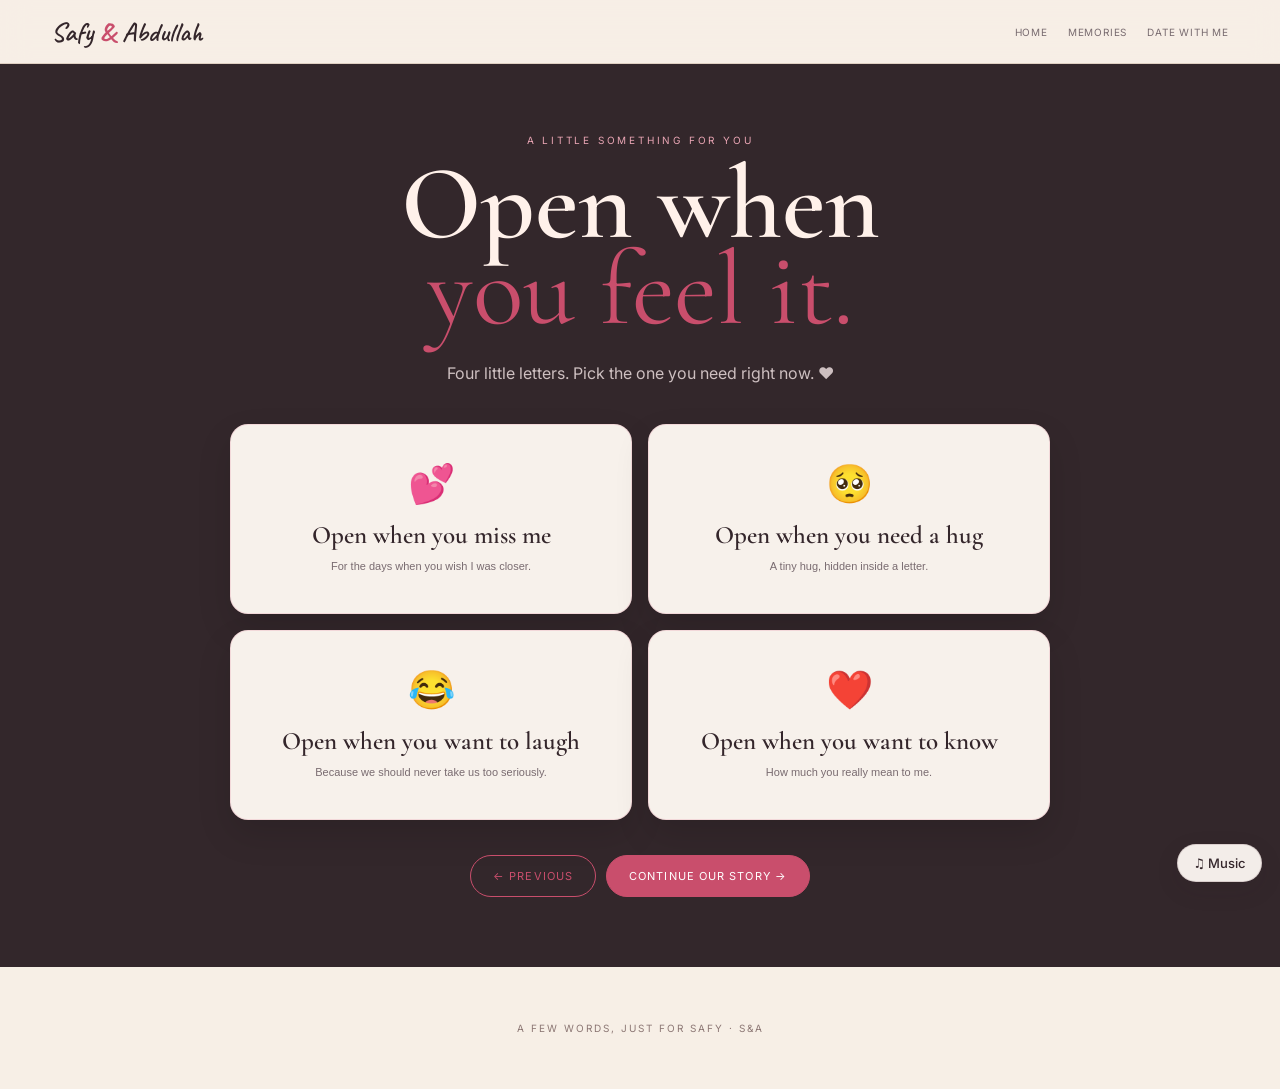
<file: letters.html>
<!doctype html><html lang="en"><head><meta charset="utf-8"><meta name="viewport" content="width=device-width,initial-scale=1"><title>Letters For You — Safy & Abdullah</title><link rel="stylesheet" href="style.css?v=5"><link href="https://fonts.googleapis.com/css2?family=Cormorant+Garamond:wght@400;500;600;700&family=Inter:wght@400;500;600&family=Caveat:wght@500;600&display=swap" rel="stylesheet"></head><body>
<nav><div class="brand">Safy <b>&</b> Abdullah</div><div class="navlinks"><a href="index.html">Home</a><a href="memories.html">Memories</a><a href="date.html">Date With Me</a></div></nav>
<main class="page dark"><div class="wrap"><div class="center"><div class="eyebrow">A little something for you</div><h1>Open when<br><span>you feel it.</span></h1><p class="lead">Four little letters. Pick the one you need right now. ❤️</p></div>
<div class="letters-grid" id="letters">
<button class="letter-card" onclick="openLetter(0)"><span class="letter-icon">💕</span><strong>Open when you miss me</strong><small>For the days when you wish I was closer.</small></button>
<button class="letter-card" onclick="openLetter(1)"><span class="letter-icon">🥺</span><strong>Open when you need a hug</strong><small>A tiny hug, hidden inside a letter.</small></button>
<button class="letter-card" onclick="openLetter(2)"><span class="letter-icon">😂</span><strong>Open when you want to laugh</strong><small>Because we should never take us too seriously.</small></button>
<button class="letter-card" onclick="openLetter(3)"><span class="letter-icon">❤️</span><strong>Open when you want to know</strong><small>How much you really mean to me.</small></button>
</div>
<div id="letter" class="letter-open hide"><div class="eyebrow" id="letterEyebrow"></div><div class="letter-paper"><div class="script letter-title" id="letterTitle"></div><p id="letterText"></p></div><button class="btn" onclick="closeLetter()">Choose another letter</button></div>
<div class="center actions"><a class="btn alt" href="memories.html">← Previous</a><a class="btn" href="date.html">Continue our story →</a></div></div></main><footer>A few words, just for Safy · S&A</footer>
<script>
const letters=[
{e:'For the days you miss me',t:'If you could see me right now…',p:"I probably wouldn't say much. I'd just come closer, hold you, and let you know that distance doesn't change how close you are to my heart. ❤️"},
{e:'For the days you need a hug',t:'Come here. 🤍',p:"Consider this your official reminder that you have a hug waiting for you. The real one is better, obviously… but this one will have to do until I can give it to you myself."},
{e:'For the days you want to laugh',t:'Okay, serious question… 😂',p:"How did two people manage to collect this many pictures, memories, inside jokes, and still somehow want more? I think we should keep doing exactly that."},
{e:'For the days you wonder',t:'You mean more than I can put into one page.',p:"I don't need a perfect story. I just love the little moments, the laughs, the pictures, the conversations — and most importantly, having you in them. ❤️"}
];
function openLetter(i){document.getElementById('letters').classList.add('hide');document.getElementById('letter').classList.remove('hide');document.getElementById('letterEyebrow').textContent=letters[i].e;document.getElementById('letterTitle').textContent=letters[i].t;document.getElementById('letterText').textContent=letters[i].p;window.scrollTo({top:0,behavior:'smooth'})}
function closeLetter(){document.getElementById('letter').classList.add('hide');document.getElementById('letters').classList.remove('hide')}
</script><script src="music.js?v=1"></script></body></html>
</file>
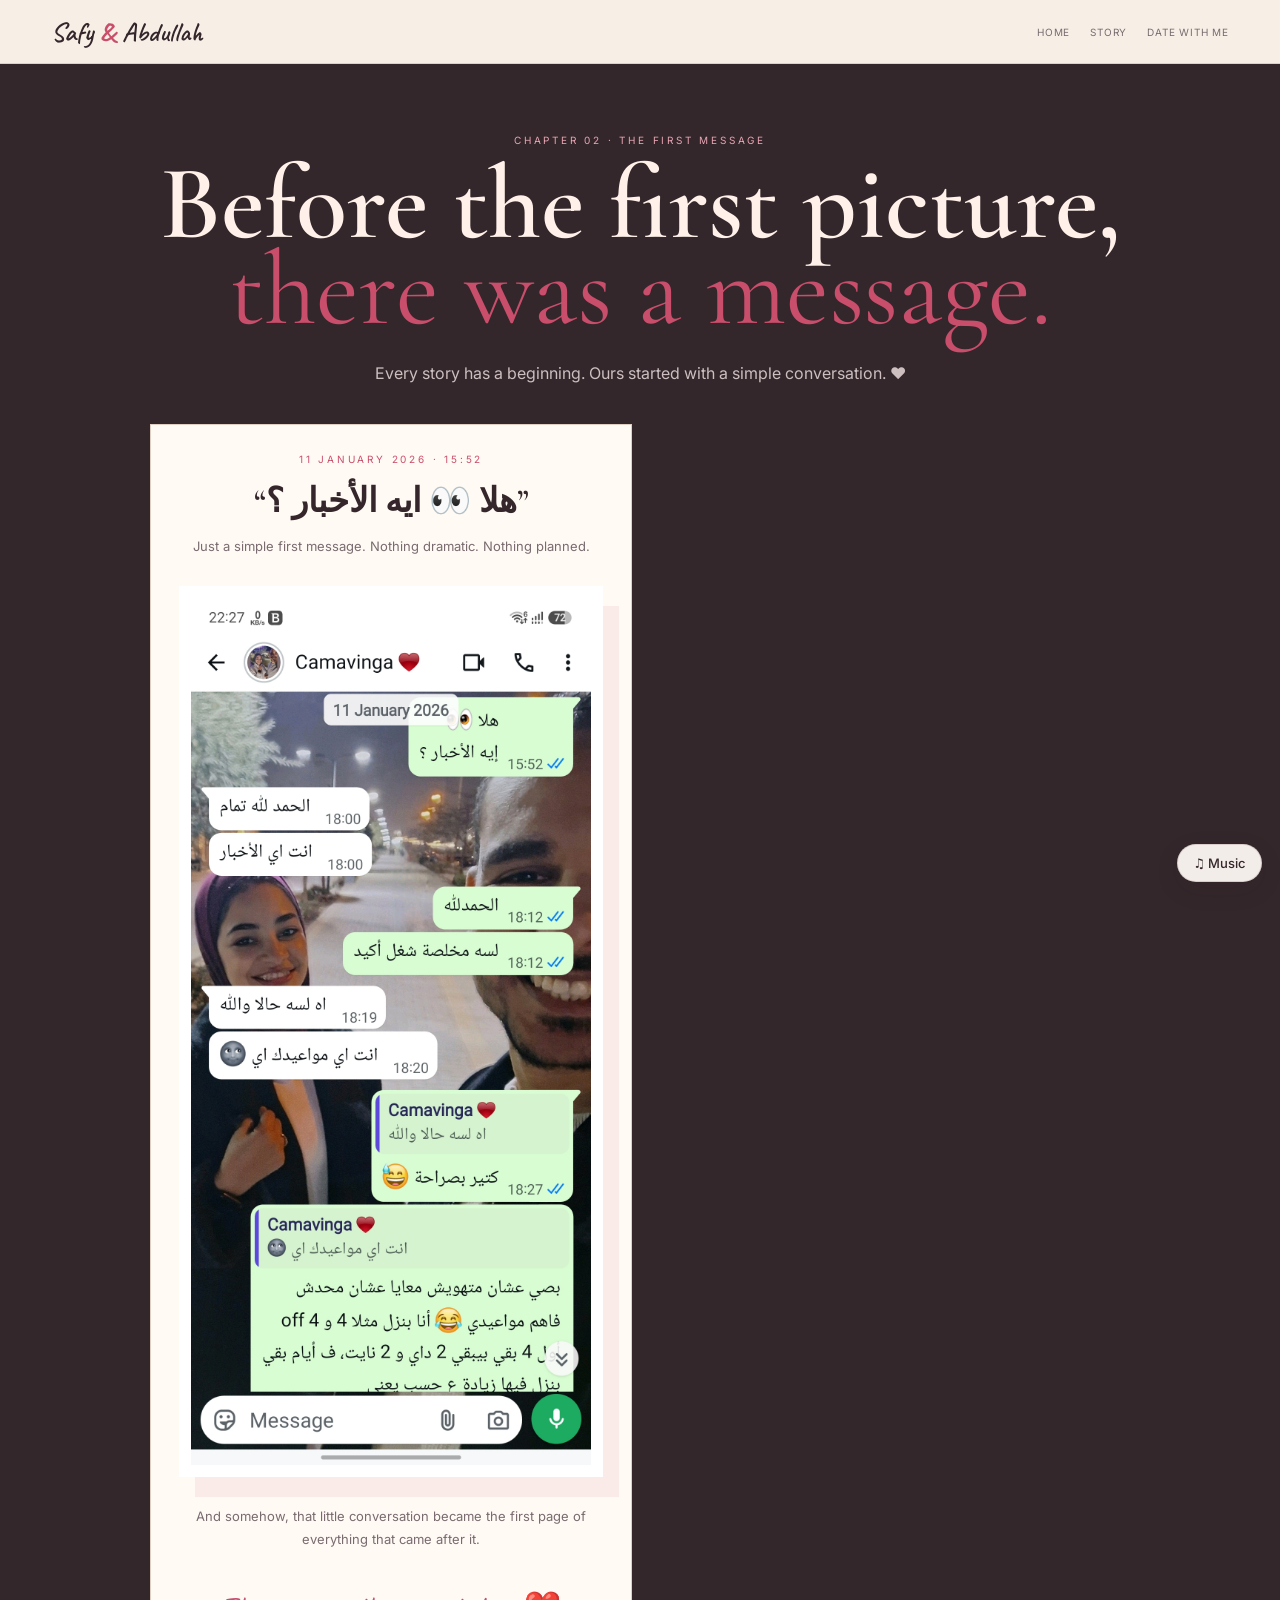
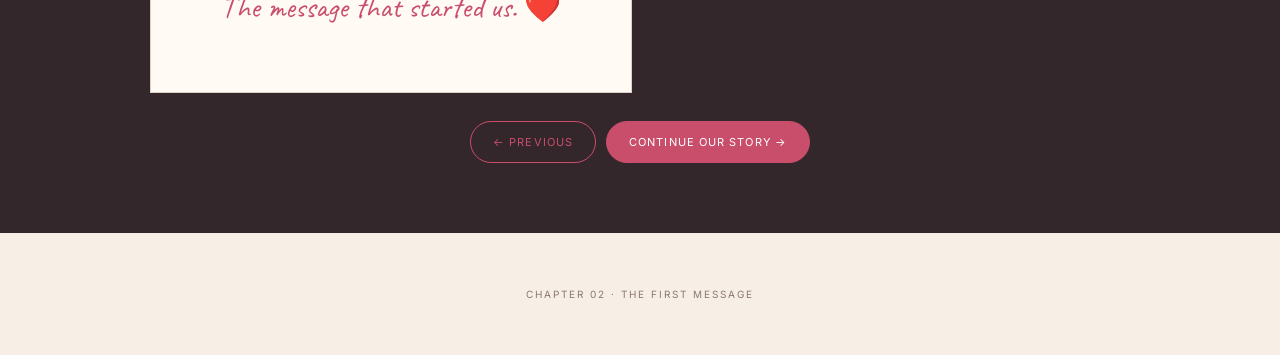
<file: memories.html>
<!doctype html><html lang="en"><head><meta charset="utf-8"><meta name="viewport" content="width=device-width,initial-scale=1"><title>Chapter 02 — The First Message</title><link rel="stylesheet" href="style.css?v=10"><link href="https://fonts.googleapis.com/css2?family=Cormorant+Garamond:wght@400;500;600;700&family=Inter:wght@400;500;600&family=Caveat:wght@500;600&display=swap" rel="stylesheet"></head><body>
<nav><div class="brand">Safy <b>&</b> Abdullah</div><div class="navlinks"><a href="index.html">Home</a><a href="story.html">Story</a><a href="date.html">Date With Me</a></div></nav>
<main class="page dark"><div class="wrap"><div class="center"><div class="eyebrow">Chapter 02 · The First Message</div><h1>Before the first picture,<br><span>there was a message.</span></h1><p class="lead">Every story has a beginning. Ours started with a simple conversation. ❤️</p></div>
<div class="cardgrid"><div class="card center"><div class="eyebrow">11 January 2026 · 15:52</div><h2 style="color:var(--ink)">“هلا 👀 ايه الأخبار ؟”</h2><p style="color:var(--muted);line-height:1.8">Just a simple first message. Nothing dramatic. Nothing planned.</p><div class="photo" style="margin:28px auto;max-width:520px"><img src="Screenshot_20260921_222751_WhatsApp.jpg" alt="Our first WhatsApp conversation"></div><p style="color:var(--muted);line-height:1.8">And somehow, that little conversation became the first page of everything that came after it.</p><p class="script" style="font-size:30px;color:var(--rose)">The message that started us. ❤️</p></div></div>
<div class="center actions"><a class="btn alt" href="story.html">← Previous</a><a class="btn" href="letters.html">Continue our story →</a></div></div></main><footer>Chapter 02 · The First Message</footer><script src="music.js?v=1"></script></body></html>
</file>
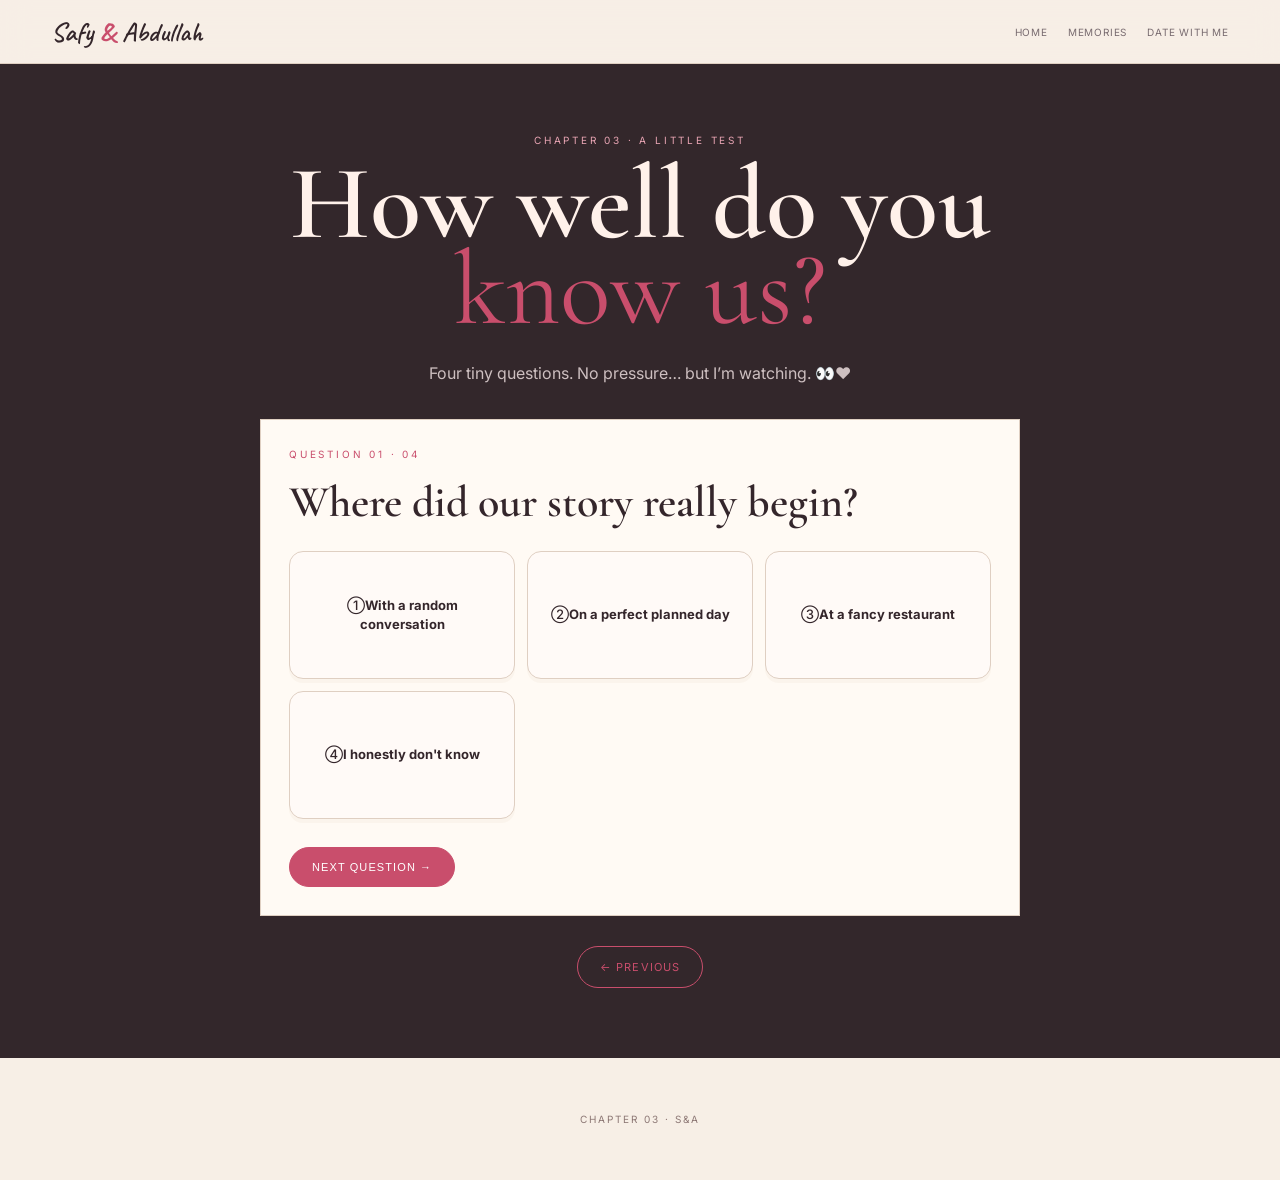
<file: quiz.html>
<!doctype html><html lang="en"><head><meta charset="utf-8"><meta name="viewport" content="width=device-width,initial-scale=1"><title>Chapter 03 — How Well Do You Know Us?</title><link rel="stylesheet" href="style.css?v=4"><link href="https://fonts.googleapis.com/css2?family=Cormorant+Garamond:wght@400;500;600;700&family=Inter:wght@400;500;600&family=Caveat:wght@500;600&display=swap" rel="stylesheet"></head><body>
<nav><div class="brand">Safy <b>&</b> Abdullah</div><div class="navlinks"><a href="index.html">Home</a><a href="memories.html">Memories</a><a href="date.html">Date With Me</a></div></nav>
<main class="page dark"><div class="wrap"><div class="center"><div class="eyebrow">Chapter 03 · A little test</div><h1>How well do you<br><span>know us?</span></h1><p class="lead">Four tiny questions. No pressure… but I’m watching. 👀❤️</p></div>
<div id="quiz" class="card" style="max-width:760px;margin:30px auto"><div class="eyebrow" id="counter">Question 01 · 04</div><h2 id="question" style="color:var(--ink);font-size:clamp(28px,5vw,44px)">Ready?</h2><div id="answers" class="story-choices"></div><div class="nextrow"><button id="next" class="btn" onclick="next()" disabled>Next question →</button></div></div>
<div id="result" class="card center hide" style="max-width:760px;margin:30px auto"><div class="eyebrow">Your result</div><h2 id="resultTitle" style="color:var(--ink);font-size:40px">You know us pretty well. ❤️</h2><p id="resultText" class="lead"></p><div class="actions"><a class="btn" href="date.html">Discover what's next →</a></div></div>
<div class="center actions"><a class="btn alt" href="memories.html">← Previous</a></div></div></main><footer>Chapter 03 · S&A</footer>
<script>
const questions=[
{q:"Where did our story really begin?",a:["With a random conversation","On a perfect planned day","At a fancy restaurant","I honestly don't know"],c:0},
{q:"What matters most in one of our memories?",a:["The perfect picture","The place we were at","The feeling we shared","How expensive the day was"],c:2},
{q:"What would Abdullah choose for a simple date?",a:["A long conversation","A crowded party","A business meeting","Staying completely silent"],c:0},
{q:"If we could keep only one thing from our story, what should it be?",a:["The photos","The places","The memories and feeling","The receipts"],c:2}
];
let i=0,score=0,selected=-1;
function render(){selected=-1;document.getElementById('counter').textContent='Question '+String(i+1).padStart(2,'0')+' · 04';document.getElementById('question').textContent=questions[i].q;const box=document.getElementById('answers');box.innerHTML='';questions[i].a.forEach((x,n)=>{const b=document.createElement('button');b.className='story-choice';b.innerHTML='<span class="choice-icon">'+['①','②','③','④'][n]+'</span><strong>'+x+'</strong>';b.onclick=()=>{selected=n;box.querySelectorAll('.story-choice').forEach(z=>z.classList.remove('selected'));b.classList.add('selected');document.getElementById('next').disabled=false};box.appendChild(b)});document.getElementById('next').textContent=i===questions.length-1?'See my result ❤️':'Next question →';document.getElementById('next').disabled=true}
function next(){if(selected<0)return;if(selected===questions[i].c)score++;i++;if(i<questions.length)render();else{document.getElementById('quiz').classList.add('hide');document.getElementById('result').classList.remove('hide');document.getElementById('resultText').textContent=score===4?'Okay… you really know us. ❤️':score>=2?'You know us pretty well. ❤️ But there are still a few things only I know about you.':'You might need a few more memories with me. ❤️'}}render();
</script></body></html>
</file>
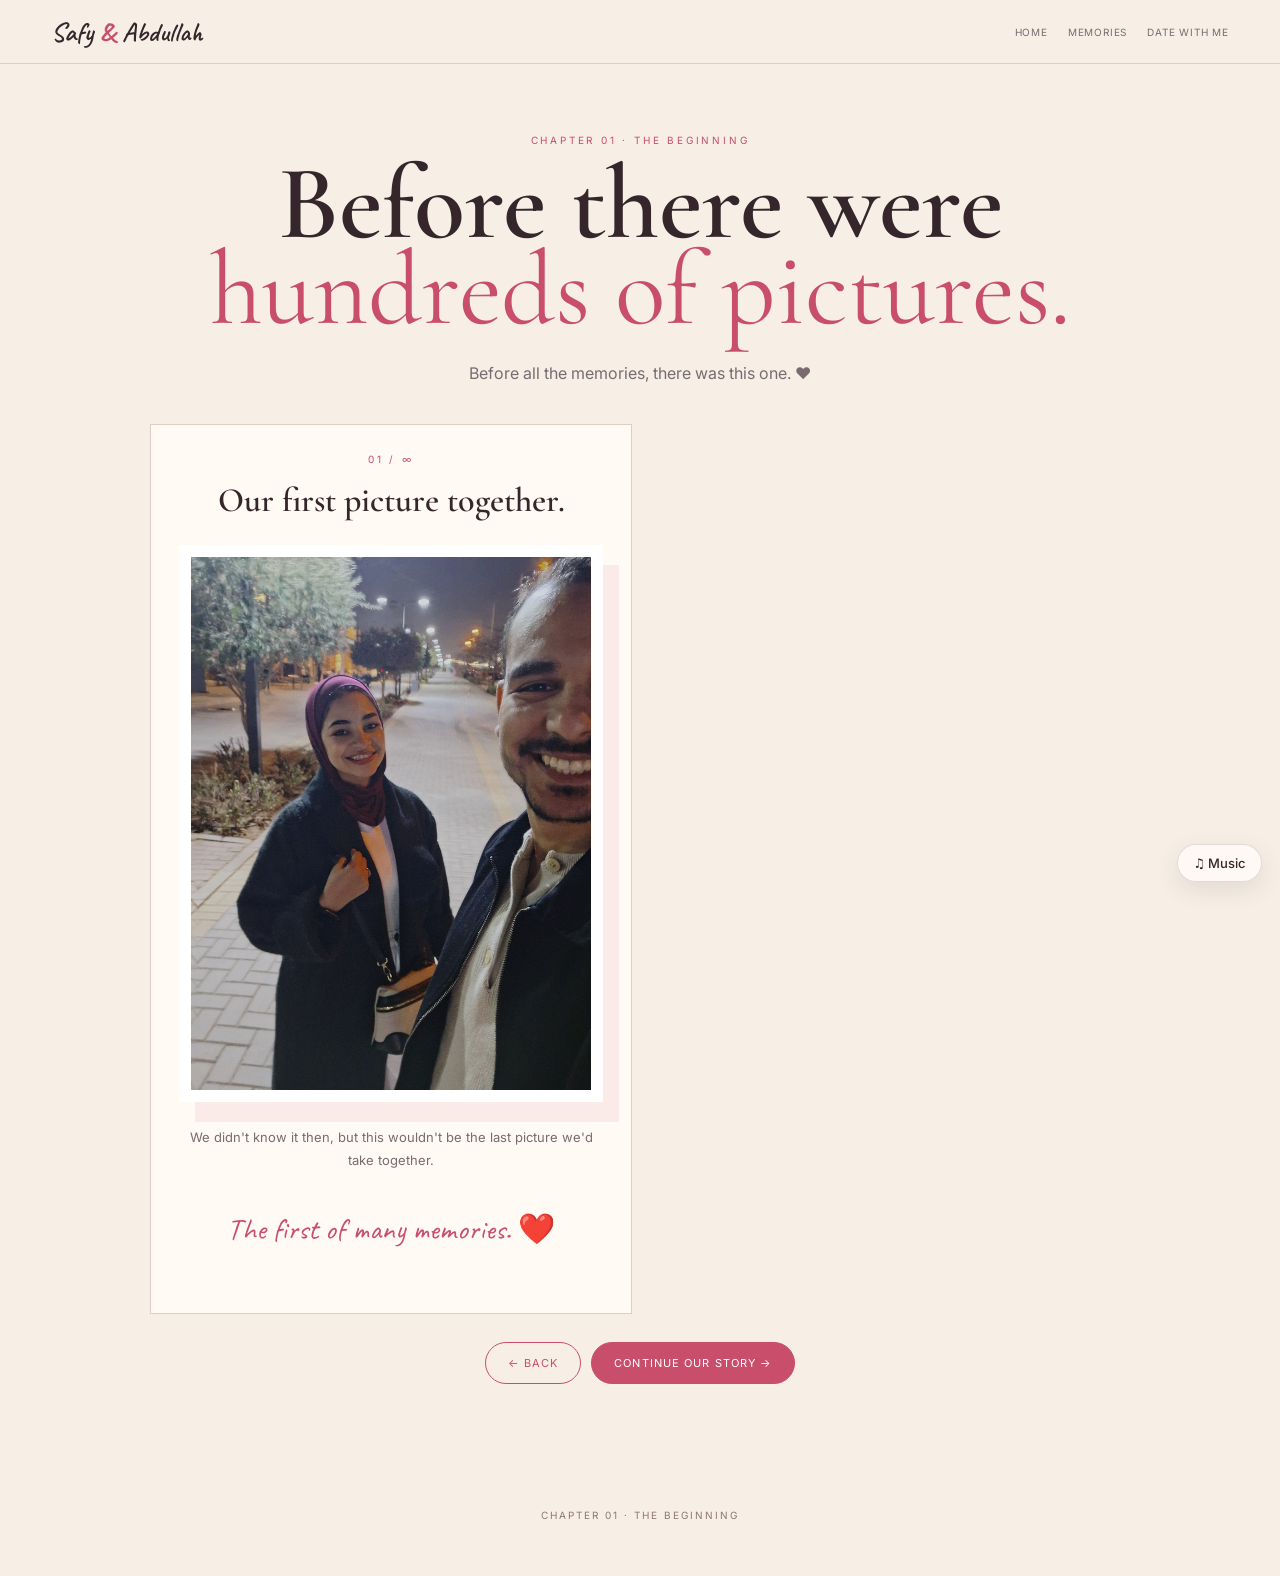
<file: story.html>
<!doctype html><html lang="en"><head><meta charset="utf-8"><meta name="viewport" content="width=device-width,initial-scale=1"><title>Chapter 01 — The Beginning</title><link rel="stylesheet" href="style.css?v=9"><link href="https://fonts.googleapis.com/css2?family=Cormorant+Garamond:wght@400;500;600;700&family=Inter:wght@400;500;600&family=Caveat:wght@500;600&display=swap" rel="stylesheet"></head><body>
<nav><div class="brand">Safy <b>&</b> Abdullah</div><div class="navlinks"><a href="index.html">Home</a><a href="memories.html">Memories</a><a href="date.html">Date With Me</a></div></nav>
<main class="page"><div class="wrap"><div class="center"><div class="eyebrow">Chapter 01 · The Beginning</div><h1>Before there were<br><span>hundreds of pictures.</span></h1><p class="lead">Before all the memories, there was this one. ❤️</p></div>
<div class="cardgrid"><div class="card center"><div class="eyebrow">01 / ∞</div><h2 style="color:var(--ink)">Our first picture together.</h2><div class="photo" style="margin:24px auto"><img src="20260209_004233.jpg" alt="Our first picture together"></div><p style="color:var(--muted);line-height:1.8">We didn't know it then, but this wouldn't be the last picture we'd take together.</p><p class="script" style="font-size:30px;color:var(--rose)">The first of many memories. ❤️</p></div></div>
<div class="center actions"><a class="btn alt" href="index.html">← Back</a><a class="btn" href="memories.html">Continue our story →</a></div></div></main><footer>Chapter 01 · The Beginning</footer><script src="music.js?v=1"></script></body></html>
</file>
<file: style.css>
:root{--paper:#f7efe6;--paper2:#fffaf4;--ink:#34262b;--muted:#796b70;--rose:#c94e6c;--rose2:#e9a5b4;--gold:#ad8450;--line:#dfcfc2;--dark:#33272b}
*{box-sizing:border-box}html{scroll-behavior:smooth}body{margin:0;background:var(--paper);color:var(--ink);font-family:Inter,Arial,sans-serif;overflow-x:hidden}body:before{content:"";position:fixed;inset:0;pointer-events:none;opacity:.22;background-image:radial-gradient(#b9967a .6px,transparent .7px);background-size:8px 8px;z-index:-1}a{text-decoration:none;color:inherit}.wrap{width:min(980px,92%);margin:auto}.serif{font-family:"Cormorant Garamond",Georgia,serif}.script{font-family:Caveat,cursive}
nav{height:64px;background:rgba(247,239,230,.94);backdrop-filter:blur(14px);border-bottom:1px solid var(--line);display:flex;align-items:center;justify-content:space-between;padding:0 4%;position:sticky;top:0;z-index:20}.brand{font:600 27px Caveat}.brand b{color:var(--rose)}.navlinks{display:flex;gap:20px;font-size:10px;letter-spacing:.08em;text-transform:uppercase;color:var(--muted)}.navlinks a:hover{color:var(--rose)}
.page{min-height:calc(100svh - 64px);display:flex;align-items:center;padding:70px 0}.center{text-align:center}.eyebrow{font-size:10px;letter-spacing:.28em;text-transform:uppercase;color:var(--rose);margin-bottom:15px}.page h1{font:600 clamp(55px,9vw,105px)/.82 "Cormorant Garamond";margin:0}.page h1 span{color:var(--rose);font-weight:400}.lead{color:var(--muted);line-height:1.9;max-width:650px;margin:25px auto}.btn{border:1px solid var(--rose);background:var(--rose);color:white;border-radius:999px;padding:13px 22px;font-size:11px;letter-spacing:.1em;text-transform:uppercase;cursor:pointer}.btn.alt{background:transparent;color:var(--rose)}.actions{display:flex;justify-content:center;gap:10px;flex-wrap:wrap;margin-top:28px}
.cardgrid{display:grid;grid-template-columns:repeat(2,1fr);gap:16px;margin-top:35px}.card{background:var(--paper2);border:1px solid var(--line);padding:28px}.card h2{font:600 34px "Cormorant Garamond";margin:8px 0}.card p{color:var(--muted);line-height:1.75;font-size:13px}.choice{width:100%;text-align:left;background:#fff;border:1px solid var(--line);padding:17px;border-radius:7px;cursor:pointer;color:var(--ink);transition:.2s}.choice:hover,.choice.selected{border-color:var(--rose);transform:translateY(-2px);box-shadow:0 8px 20px rgba(201,78,108,.09)}.choices{display:grid;gap:10px;max-width:700px;margin:25px auto}
.photo{max-width:850px;margin:35px auto;background:#fff;padding:12px;box-shadow:16px 20px 0 rgba(201,78,108,.09)}.photo img{display:block;width:100%;height:auto}.dark{background:var(--dark);color:#fff1ea}.dark .lead{color:#cdbfc0}.dark .eyebrow{color:var(--rose2)}
.progress{position:fixed;left:0;bottom:0;height:4px;background:var(--rose);z-index:30;width:0;transition:.3s}
.ticket{max-width:720px;margin:35px auto;background:#fffaf4;border:2px dashed var(--rose);padding:38px;position:relative;box-shadow:0 25px 60px rgba(50,30,30,.12)}.ticket:before,.ticket:after{content:"";position:absolute;width:28px;height:28px;background:var(--paper);border-radius:50%;top:50%;transform:translateY(-50%)}.ticket:before{left:-15px}.ticket:after{right:-15px}.ticket-title{font:600 42px "Cormorant Garamond"}.ticket-meta{display:grid;grid-template-columns:repeat(3,1fr);gap:12px;border-top:1px solid var(--line);border-bottom:1px solid var(--line);padding:20px 0;margin:20px 0}.ticket-meta div{font-size:11px;color:var(--muted)}.ticket-meta b{display:block;color:var(--ink);font-size:16px;margin-top:5px}.note{font:600 30px Caveat;color:var(--rose)}
footer{text-align:center;padding:55px 0;color:#8c7774;font-size:10px;letter-spacing:.2em;text-transform:uppercase}.hide{display:none!important}
@media(max-width:760px){.navlinks{display:none}.page{padding:55px 0}.cardgrid{grid-template-columns:1fr}.ticket-meta{grid-template-columns:1fr}.actions .btn{width:100%;max-width:330px}}

/* Date invitation wizard */
.invite-shell{max-width:820px;margin:35px auto}.invite-step{background:rgba(255,250,244,.86);border:1px solid var(--line);padding:34px;border-radius:18px;box-shadow:0 18px 50px rgba(65,40,35,.08)}.stepbar{display:flex;gap:8px;justify-content:center;margin:0 auto 28px}.dot{width:34px;height:5px;border-radius:99px;background:var(--line)}.dot.on{background:var(--rose)}.step-title{text-align:center;font:600 42px/1 "Cormorant Garamond";margin:8px 0}.step-sub{text-align:center;color:var(--muted);font-size:12px;line-height:1.7;margin:10px auto 25px;max-width:500px}.vibe-grid{display:grid;grid-template-columns:repeat(3,1fr);gap:12px}.vibe-card,.time-card,.place-card{border:1px solid var(--line);background:#fffaf7;border-radius:14px;padding:20px;cursor:pointer;text-align:center;transition:.2s;color:var(--ink)}.vibe-card .big,.time-card .big,.place-card .big{display:block;font-size:30px;margin-bottom:9px}.vibe-card strong,.time-card strong,.place-card strong{display:block;font-size:12px}.vibe-card small,.place-card small{display:block;color:var(--muted);margin-top:6px;line-height:1.4}.vibe-card:hover,.vibe-card.selected,.time-card:hover,.time-card.selected,.place-card:hover,.place-card.selected{border-color:var(--rose);background:#fff0f3;transform:translateY(-3px);box-shadow:0 10px 24px rgba(201,78,108,.12)}.calendar{display:grid;grid-template-columns:repeat(5,1fr);gap:10px;max-width:620px;margin:22px auto}.date-card{border:1px solid var(--line);background:white;border-radius:12px;padding:15px 8px;cursor:pointer;text-align:center;color:var(--ink);transition:.2s}.date-card .month{font-size:9px;text-transform:uppercase;letter-spacing:.15em;color:var(--muted)}.date-card .daynum{font:600 34px "Cormorant Garamond";display:block;margin:2px 0}.date-card .dow{font-size:9px;color:var(--muted)}.date-card:hover,.date-card.selected{border-color:var(--rose);background:#fff0f3;transform:translateY(-3px)}.time-grid{display:grid;grid-template-columns:repeat(3,1fr);gap:12px;max-width:620px;margin:22px auto}.place-grid{display:grid;grid-template-columns:repeat(2,1fr);gap:12px;max-width:650px;margin:22px auto}.place-card{text-align:left;display:grid;grid-template-columns:48px 1fr;align-items:center}.place-card .big{grid-row:1/3;margin:0;text-align:center}.place-card strong{font-size:13px}.place-card small{font-size:10px}.nextrow{display:flex;justify-content:space-between;align-items:center;margin-top:28px;gap:12px}.backlink{border:0;background:transparent;color:var(--muted);cursor:pointer;font-size:11px}.selection-summary{display:flex;flex-wrap:wrap;justify-content:center;gap:8px;margin-top:20px}.summary-pill{padding:8px 12px;background:#fff;border:1px solid var(--line);border-radius:999px;font-size:10px;color:var(--muted)}.summary-pill b{color:var(--ink)}
@media(max-width:760px){.invite-step{padding:23px 16px}.vibe-grid,.time-grid{grid-template-columns:1fr}.calendar{gap:6px}.date-card{padding:12px 4px}.date-card .daynum{font-size:28px}.place-grid{grid-template-columns:1fr}.nextrow .btn{padding:12px 17px}.step-title{font-size:36px}}

/* Final UI polish */
.dark .card h2,.dark .card .serif{color:var(--ink)}.dark .card .eyebrow{color:var(--rose)}.dark .card p{color:var(--muted)}
.story-choices{display:grid;grid-template-columns:repeat(3,1fr);gap:12px;margin-top:22px}.story-choice{appearance:none;-webkit-appearance:none;border:1px solid var(--line);background:#fffaf7;color:var(--ink);border-radius:14px;padding:22px 14px;min-height:128px;cursor:pointer;text-align:center;font:500 13px/1.45 Inter,Arial,sans-serif;transition:.22s;box-shadow:0 4px 0 rgba(173,132,80,.05)}.story-choice .icon{display:block;font-size:31px;margin-bottom:12px}.story-choice:hover{border-color:var(--rose);transform:translateY(-3px);box-shadow:0 10px 24px rgba(201,78,108,.11)}.story-choice.selected{border-color:var(--rose);background:#fff0f3;box-shadow:0 0 0 2px rgba(201,78,108,.12),0 10px 24px rgba(201,78,108,.12);transform:translateY(-3px)}.story-choice.selected .icon{transform:scale(1.08)}
.vibe-card,.time-card,.place-card,.date-card{font:500 13px/1.4 Inter,Arial,sans-serif;appearance:none;-webkit-appearance:none}.vibe-card{min-height:155px;display:flex;flex-direction:column;justify-content:center}.vibe-card strong,.time-card strong,.place-card strong{font:600 13px Inter,Arial,sans-serif}.vibe-card small,.place-card small{font:400 10px/1.5 Inter,Arial,sans-serif}.time-card{min-height:135px;display:flex;flex-direction:column;align-items:center;justify-content:center}.date-card{min-height:120px}.date-card .month,.date-card .dow{font-family:Inter,Arial,sans-serif}.place-card{min-height:105px}.place-card .big{font-size:32px}
@media(max-width:760px){.story-choices{grid-template-columns:1fr}.story-choice{min-height:92px;text-align:left;display:flex;align-items:center;gap:15px;padding:15px 18px}.story-choice .icon{margin:0;font-size:29px;min-width:36px}.vibe-card{min-height:105px}.time-grid{grid-template-columns:repeat(3,1fr)}.time-card{min-height:105px;padding:13px 8px}.time-card .big{font-size:27px}.place-card{min-height:88px}}

.letters-grid{display:grid;grid-template-columns:repeat(2,1fr);gap:16px;max-width:820px;margin:35px auto}.letter-card{appearance:none;border:1px solid rgba(233,165,180,.35);background:rgba(255,250,244,.96);color:var(--ink);border-radius:18px;padding:30px 22px;min-height:190px;cursor:pointer;text-align:center;transition:.25s;box-shadow:0 15px 35px rgba(0,0,0,.12)}.letter-card:hover{transform:translateY(-5px) rotate(-.5deg);border-color:var(--rose);box-shadow:0 20px 45px rgba(201,78,108,.18)}.letter-icon{display:block;font-size:38px;margin-bottom:14px}.letter-card strong{display:block;font:600 25px "Cormorant Garamond"}.letter-card small{display:block;color:var(--muted);font-size:11px;line-height:1.6;margin-top:8px}.letter-open{max-width:760px;margin:35px auto;text-align:center}.letter-paper{background:#fffaf4;color:var(--ink);padding:42px 35px;margin-bottom:24px;border:1px solid var(--line);box-shadow:10px 12px 0 rgba(201,78,108,.12);position:relative}.letter-paper:before{content:'♡';position:absolute;top:12px;right:18px;color:var(--rose);font-size:25px}.letter-title{font-size:36px;color:var(--rose);margin-bottom:18px}.letter-paper p{max-width:620px;margin:auto;color:var(--muted);font-size:14px;line-height:2}.dark .letter-open .eyebrow{color:var(--rose2)}@media(max-width:760px){.letters-grid{grid-template-columns:1fr}.letter-card{min-height:150px;padding:24px 18px}.letter-card strong{font-size:23px}.letter-paper{padding:35px 22px}.letter-title{font-size:30px}}

/* Mobile calendar fit */
.calendar{grid-template-columns:repeat(5,minmax(0,1fr));width:100%;}
.date-card{min-width:0;padding-left:4px;padding-right:4px;overflow:hidden;}
@media(max-width:760px){.calendar{width:100%;gap:5px}.date-card{padding:12px 3px}.date-card .month{font-size:8px;letter-spacing:.08em;white-space:nowrap}.date-card .daynum{font-size:26px}.date-card .dow{font-size:8px;white-space:nowrap}}

/* Romantic opening page */
.opening{min-height:calc(100svh - 64px);display:flex;align-items:center;padding:55px 0;background:radial-gradient(circle at 20% 20%,#fff7f0 0,#f7efe6 45%,#f1e3d9 100%)}.opening-wrap{width:min(1050px,92%);margin:auto;display:grid;grid-template-columns:1fr .82fr;gap:70px;align-items:center}.opening-copy{padding-left:4%}.opening h1{font:600 clamp(54px,7vw,92px)/.86 "Cormorant Garamond";margin:0;color:var(--ink)}.opening h1 span{color:var(--rose);font-weight:400}.opening-message{font:400 20px/1.8 "Cormorant Garamond";color:var(--muted);margin:30px 0 8px}.opening-sign{font:500 31px Caveat;color:var(--gold);margin-top:12px}.opening-photo{text-align:center;position:relative}.photo-frame{background:#fffaf4;padding:13px 13px 48px;box-shadow:0 22px 50px rgba(70,42,37,.18);transform:rotate(2deg);position:relative}.photo-frame:after{content:'♡';position:absolute;right:22px;bottom:9px;font:32px Caveat;color:var(--rose)}.photo-frame img{display:block;width:100%;aspect-ratio:3/4;object-fit:cover}.photo-caption{display:block;font:500 21px Caveat;color:var(--muted);transform:rotate(-2deg);margin-top:-20px;position:relative}.opening .actions{justify-content:flex-start;margin-top:25px}.opening .btn{padding:15px 25px}.opening-wrap:before{content:'✦';position:absolute;left:7%;top:22%;color:var(--rose2);font-size:18px;opacity:.8}.opening-wrap:after{content:'♡';position:absolute;right:9%;bottom:17%;color:var(--rose2);font-size:30px;opacity:.7}@media(max-width:760px){.opening{padding:40px 0 55px}.opening-wrap{display:flex;flex-direction:column;gap:0}.opening-copy{display:contents;text-align:center;padding:0}.opening h1{font-size:59px}.opening-message{font-size:19px}.opening-photo{order:4;width:min(360px,88%);margin:22px auto 0}.opening-sign{order:5;margin-top:18px}.opening .actions{order:6;justify-content:center}.opening-photo .photo-caption{font-size:19px}.photo-frame{padding:9px 9px 38px}}


/* Soft background music control */
#musicToggle{position:fixed;right:18px;bottom:18px;z-index:120;border:1px solid rgba(90,50,60,.16);background:rgba(255,250,246,.94);color:var(--ink,#2f2528);border-radius:999px;padding:10px 15px;font:500 13px Inter,system-ui,sans-serif;box-shadow:0 8px 24px rgba(50,25,35,.10);backdrop-filter:blur(8px);cursor:pointer}
#musicToggle:active{transform:scale(.97)}
@media(max-width:760px){#musicToggle{right:12px;bottom:12px;padding:9px 13px;font-size:12px}}

/* Compact mobile spacing */
@media(max-width:760px){
  .page{padding:28px 0;min-height:calc(100svh - 64px)}
  .page h1{font-size:clamp(45px,13vw,66px)}
  .lead{margin:15px auto;line-height:1.65}
  .eyebrow{margin-bottom:9px}
  .actions{margin-top:18px}
  .photo{margin:20px auto;padding:8px}
  footer{padding:30px 0}
  .invite-shell{margin:18px auto}
  .invite-step{padding:17px 12px}
  .stepbar{margin-bottom:16px}
  .step-title{font-size:32px;margin:5px 0}
  .step-sub{margin:7px auto 15px;line-height:1.55}
  .vibe-grid,.time-grid,.place-grid{gap:8px;margin:15px auto}
  .calendar{margin:15px auto}
  .nextrow{margin-top:16px}
  .ticket{margin:18px auto;padding:24px 16px}
  .ticket-title{font-size:34px}
  .ticket-meta{padding:13px 0;margin:14px 0;gap:8px}
  .selection-summary{margin-top:12px}
  .opening{padding:28px 0 38px}
  .opening-message{margin:18px 0 5px}
  .opening-photo{margin-top:15px}
}

/* Tight mobile viewport usage */
@media(max-width:760px){
  .page{min-height:auto;align-items:flex-start}
  .page>.wrap{width:min(94%,720px)}
  .page .wrap.center{padding-top:2px;padding-bottom:2px}
  .invite-shell{margin:8px auto}
  .invite-step{padding-top:12px;padding-bottom:12px}
  .stepbar{margin-bottom:10px}
  .step-sub{margin-bottom:10px}
  .ticket{margin:10px auto}
  .ticket-meta{margin:10px 0;padding:10px 0}
  .opening{min-height:auto}
}
</file>
